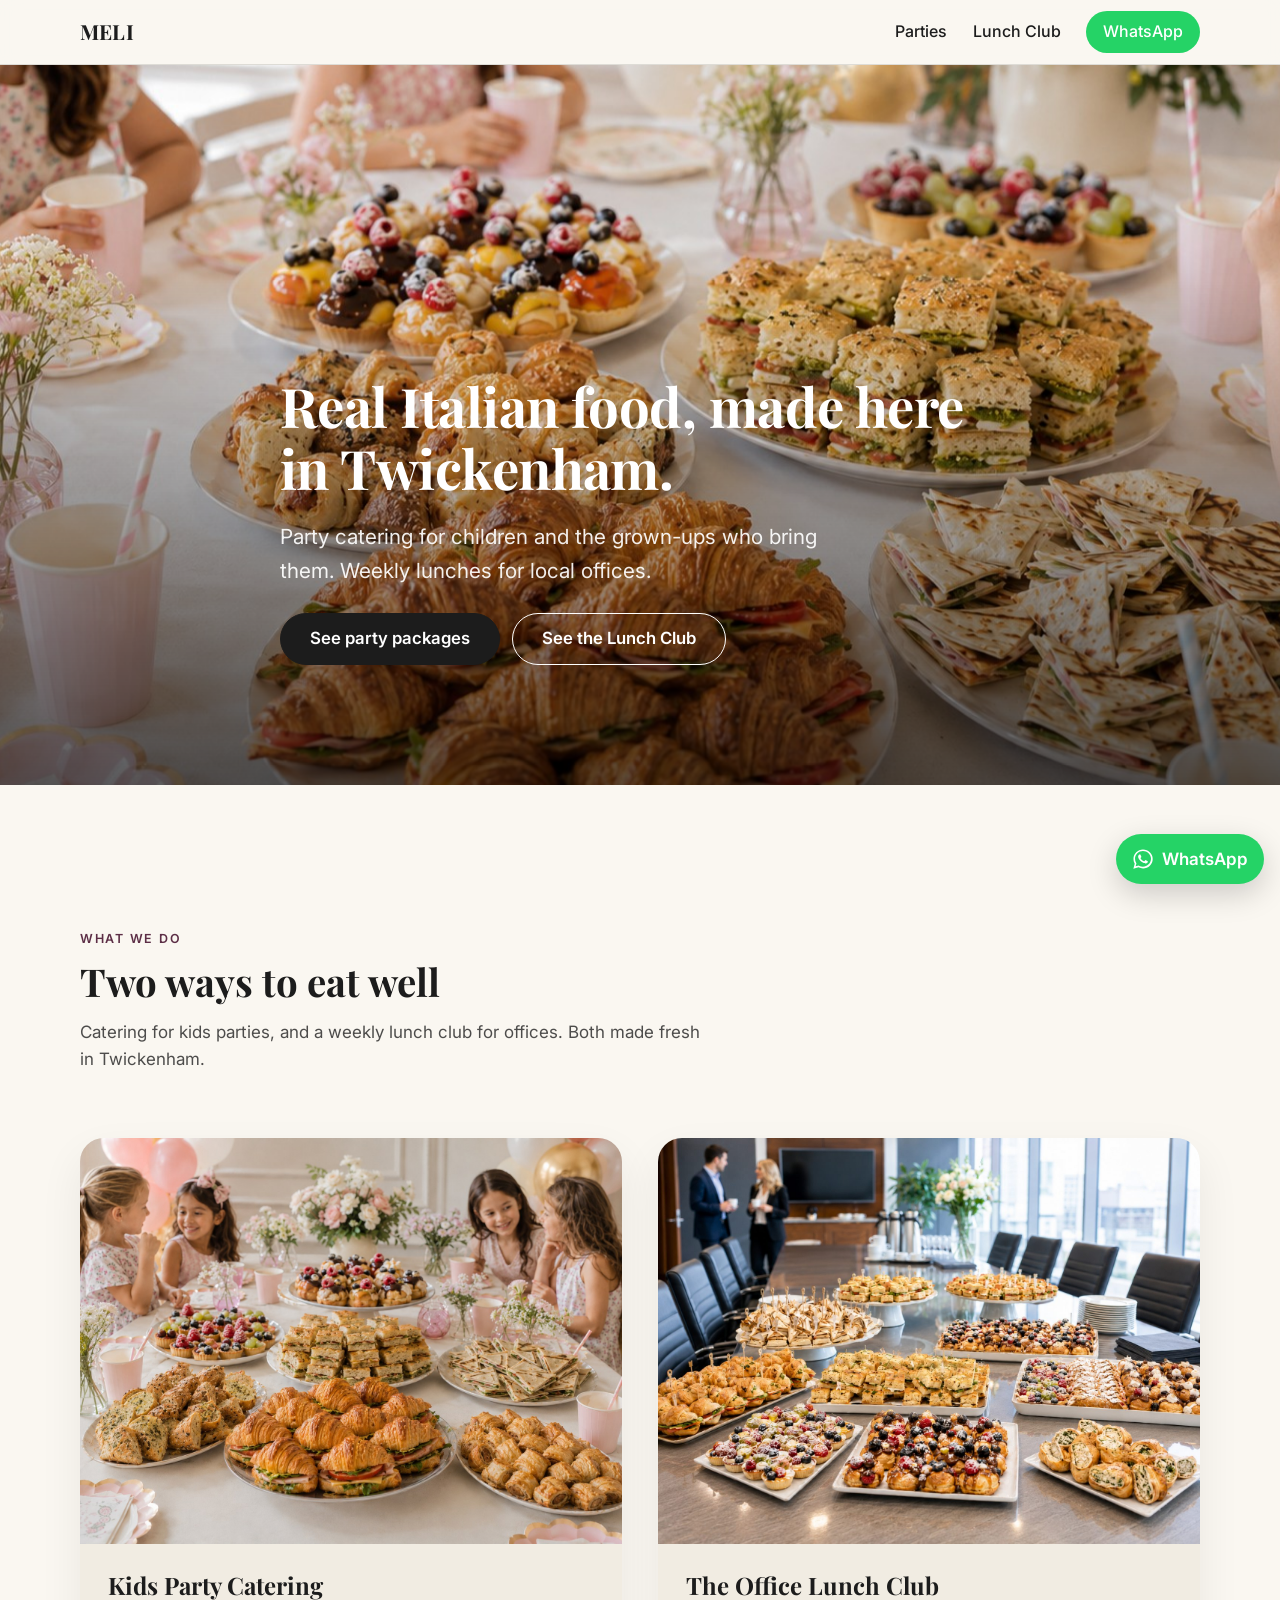
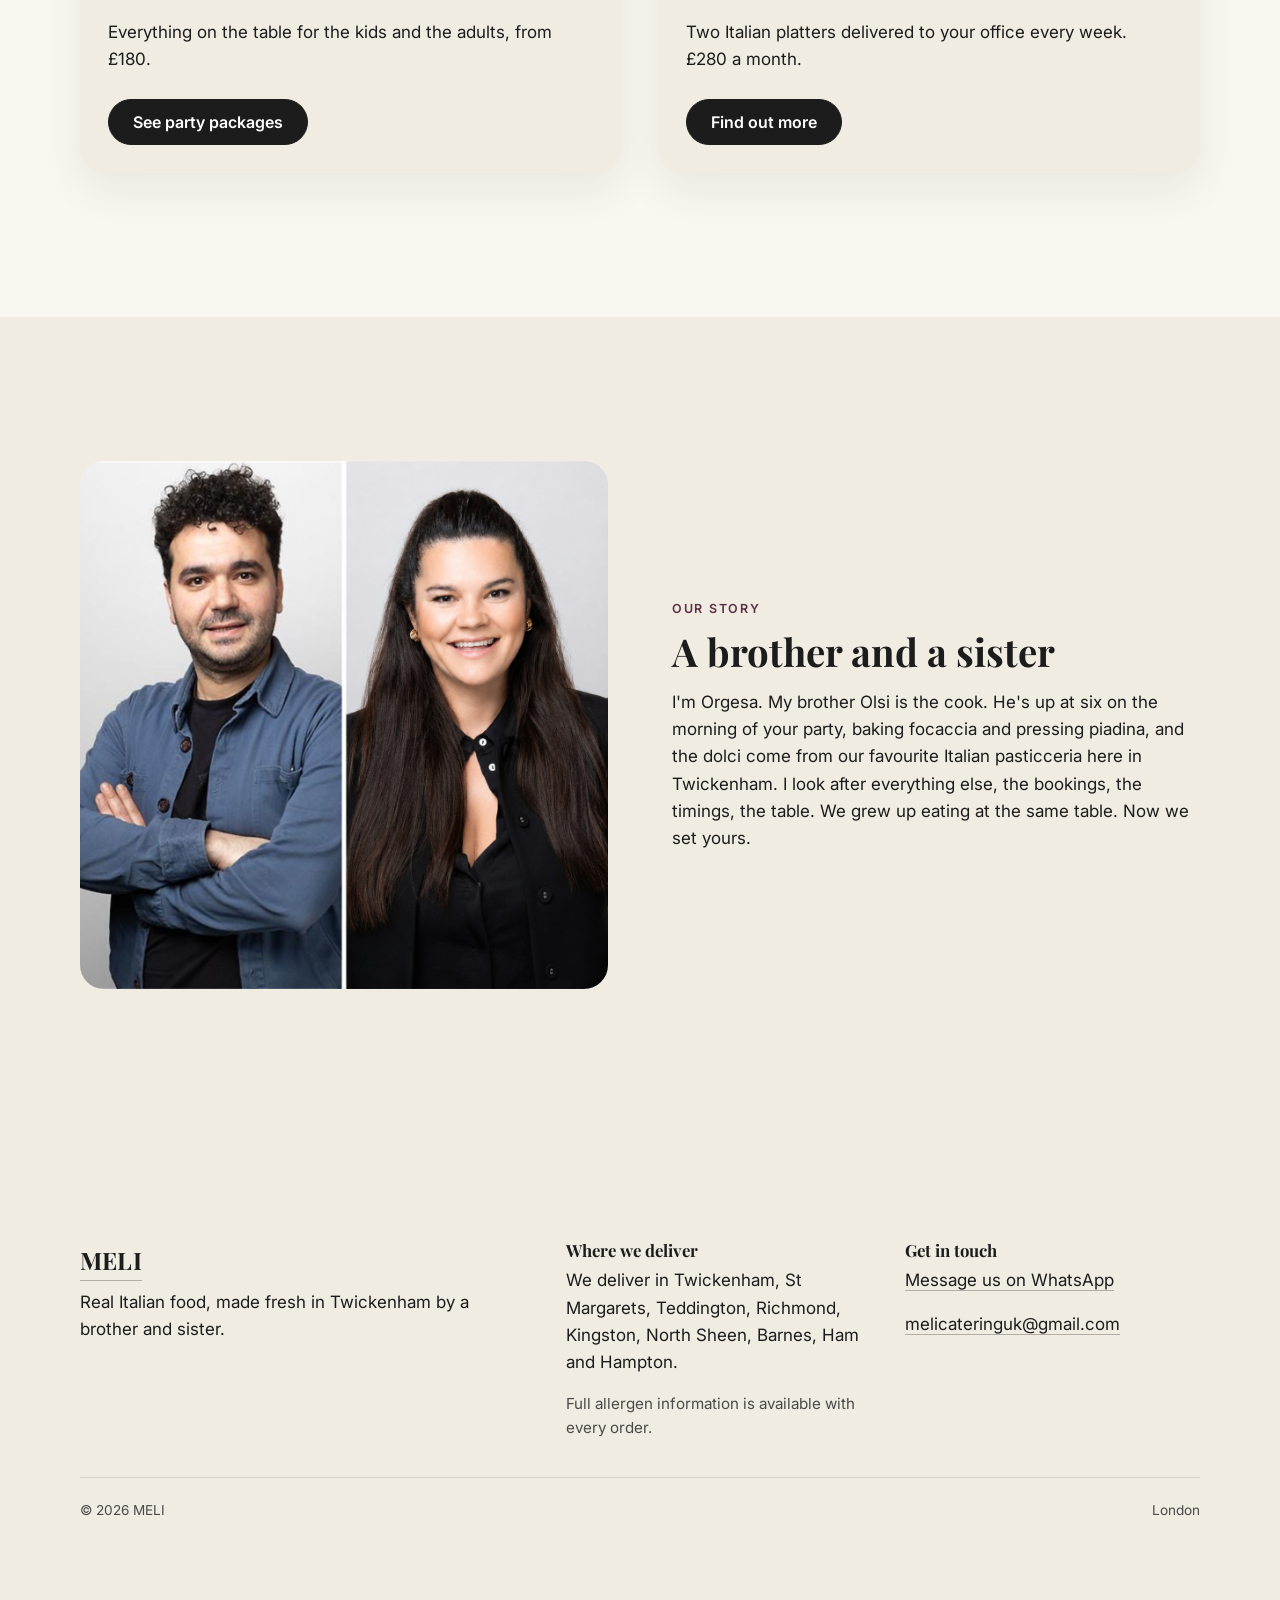
<file: index.html>
<!doctype html>
<html lang="en-GB">
<head>
  <meta charset="utf-8">
  <meta name="viewport" content="width=device-width, initial-scale=1">
  <title>MELI | Italian Catering</title>
  <meta name="description" content="Kids party catering in Twickenham and office lunch delivery in Richmond. Real Italian food made fresh by a brother and sister team.">
  <meta name="theme-color" content="#FAF7F1">
  <meta property="og:type" content="website">
  <meta property="og:locale" content="en_GB">
  <meta property="og:title" content="MELI | Italian Catering in Twickenham">
  <meta property="og:description" content="Kids party catering in Twickenham and office lunch delivery in Richmond. Real Italian food, made fresh.">
  <meta property="og:image" content="images/hero.jpg">
  <meta name="twitter:card" content="summary_large_image">
  <link rel="icon" href="data:image/svg+xml,%3Csvg%20xmlns='http://www.w3.org/2000/svg'%20viewBox='0%200%2032%2032'%3E%3Crect%20width='32'%20height='32'%20rx='7'%20fill='%231C1C1C'/%3E%3Ccircle%20cx='16'%20cy='16'%20r='7'%20fill='%235C2E46'/%3E%3C/svg%3E">
  <link rel="preconnect" href="https://fonts.googleapis.com">
  <link rel="preconnect" href="https://fonts.gstatic.com" crossorigin>
  <link href="https://fonts.googleapis.com/css2?family=Inter:wght@400;500;600&family=Playfair+Display:wght@600;700&display=swap" rel="stylesheet">
  <link rel="stylesheet" href="styles.css">
  <script src="script.js" defer></script>
  <script>(function(){try{var r=window.matchMedia&&window.matchMedia('(prefers-reduced-motion: reduce)').matches;if(r||!('IntersectionObserver' in window))return;var d=document.documentElement;d.classList.add('js-anim');window.setTimeout(function(){if(!window.__meliReveal)d.classList.remove('js-anim');},4000);}catch(e){}})();</script>
</head>
<body>
  <a class="skip-link" href="#main">Skip to content</a>

  <header class="site-header">
    <div class="container site-header__inner">
      <a class="brand" href="index.html">MELI</a>
      <button class="nav-toggle" type="button" aria-label="Open menu" aria-expanded="false" aria-controls="site-nav">
        <span class="nav-toggle__bar"></span>
        <span class="nav-toggle__bar"></span>
        <span class="nav-toggle__bar"></span>
      </button>
      <nav class="site-nav" id="site-nav" aria-label="Primary">
        <a href="parties.html">Parties</a>
        <a href="lunch-club.html">Lunch Club</a>
        <a class="site-nav__wa" href="https://wa.me/447414962803?text=Hi%20MELI%2C%20I%20have%20a%20question" target="_blank" rel="noopener">WhatsApp</a>
      </nav>
    </div>
  </header>

  <main id="main">
    <section class="hero">
      <img class="hero__img" src="images/full-party.jpg" alt="Italian food laid out on a table" fetchpriority="high" width="1600" height="1000">
      <div class="hero__content container">
        <h1>Real Italian food, made here in Twickenham.</h1>
        <p>Party catering for children and the grown-ups who bring them. Weekly lunches for local offices.</p>
        <div class="hero__actions">
          <a class="btn btn--lg" href="parties.html">See party packages</a>
          <a class="btn btn--ghost btn--lg" href="lunch-club.html">See the Lunch Club</a>
        </div>
      </div>
    </section>

    <section class="section" aria-labelledby="whatwedo">
      <div class="container">
        <div class="section__head">
          <p class="eyebrow">What we do</p>
          <h2 id="whatwedo">Two ways to eat well</h2>
          <p>Catering for kids parties, and a weekly lunch club for offices. Both made fresh in Twickenham.</p>
        </div>
        <div class="feature-grid">
          <article class="feature-card">
            <div class="media"><img src="images/hero.jpg" alt="A full party spread of Italian food for kids and adults" loading="lazy"></div>
            <div class="feature-card__body">
              <h3>Kids Party Catering</h3>
              <p>Everything on the table for the kids and the adults, from £180.</p>
              <a class="btn" href="parties.html">See party packages</a>
            </div>
          </article>
          <article class="feature-card">
            <div class="media"><img src="images/office-2.jpg" alt="Italian platters delivered to an office" loading="lazy"></div>
            <div class="feature-card__body">
              <h3>The Office Lunch Club</h3>
              <p>Two Italian platters delivered to your office every week. £280 a month.</p>
              <a class="btn" href="lunch-club.html">Find out more</a>
            </div>
          </article>
        </div>
      </div>
    </section>

    <section class="section section--sand" aria-labelledby="story">
      <div class="container">
        <div class="founder">
          <div class="media founder__media"><img src="images/founders.jpg" alt="The brother and sister who run the business" loading="lazy"></div>
          <div class="founder__text">
            <p class="eyebrow">Our story</p>
            <h2 id="story">A brother and a sister</h2>
            <p>I'm Orgesa. My brother Olsi is the cook. He's up at six on the morning of your party, baking focaccia and pressing piadina, and the dolci come from our favourite Italian pasticceria here in Twickenham. I look after everything else, the bookings, the timings, the table. We grew up eating at the same table. Now we set yours.</p>
          </div>
        </div>
      </div>
    </section>
  </main>

  <footer class="site-footer">
    <div class="container">
      <div class="footer-grid">
        <div>
          <a class="brand" href="index.html">MELI</a>
          <p>Real Italian food, made fresh in Twickenham by a brother and sister.</p>
        </div>
        <div>
          <h3>Where we deliver</h3>
          <p>We deliver in Twickenham, St Margarets, Teddington, Richmond, Kingston, North Sheen, Barnes, Ham and Hampton.</p>
          <p class="note">Full allergen information is available with every order.</p>
        </div>
        <div>
          <h3>Get in touch</h3>
          <p><a href="https://wa.me/447414962803?text=Hi%20MELI%2C%20I%20have%20a%20question" target="_blank" rel="noopener">Message us on WhatsApp</a></p>
          <p><a href="mailto:melicateringuk@gmail.com">melicateringuk@gmail.com</a></p>
        </div>
      </div>
      <div class="footer-bottom">
        <span>&copy; <span id="year">2026</span> MELI</span>
        <span>London</span>
      </div>
    </div>
  </footer>

  <a class="wa-float" href="https://wa.me/447414962803?text=Hi%20MELI%2C%20I%20have%20a%20question" target="_blank" rel="noopener" aria-label="Chat with us on WhatsApp">
    <svg viewBox="0 0 448 512" aria-hidden="true" focusable="false"><path fill="currentColor" d="M380.9 97.1C339 55.1 283.2 32 223.9 32c-122.4 0-222 99.6-222 222 0 39.1 10.2 77.3 29.6 111L0 480l119.7-31.4c32.4 17.7 68.9 27 106.1 27h.1c122.3 0 224.1-99.6 224.1-222 0-59.3-25.2-115-67.1-156.5zM223.9 438.6c-33.2 0-65.7-8.9-94-25.7l-6.7-4-71 18.6 19-69.3-4.4-7.2c-18.5-29.4-28.2-63.3-28.2-98.2 0-101.7 82.8-184.5 184.6-184.5 49.3 0 95.6 19.2 130.4 54.1 34.8 34.9 56.2 81.2 56.1 130.5 0 101.8-84.9 184.6-186.6 184.6zm101.2-138.2c-5.5-2.8-32.8-16.2-37.9-18-5.1-1.9-8.8-2.8-12.5 2.8-3.7 5.6-14.3 18-17.6 21.8-3.2 3.7-6.5 4.2-12 1.4-32.6-16.3-54-29.1-75.5-66-5.7-9.8 5.7-9.1 16.3-30.3 1.8-3.7.9-6.9-.5-9.7-1.4-2.8-12.5-30.1-17.1-41.2-4.5-10.8-9.1-9.3-12.5-9.5-3.2-.2-6.9-.2-10.6-.2-3.7 0-9.7 1.4-14.8 6.9-5.1 5.6-19.4 19-19.4 46.3 0 27.3 19.9 53.7 22.6 57.4 2.8 3.7 39.1 59.7 94.8 83.8 35.2 15.2 49 16.5 66.6 13.9 10.7-1.6 32.8-13.4 37.4-26.4 4.6-13 4.6-24.1 3.2-26.4-1.3-2.5-5-3.9-10.5-6.6z"/></svg>
    <span class="wa-float__label">WhatsApp</span>
  </a>
</body>
</html>
</file>
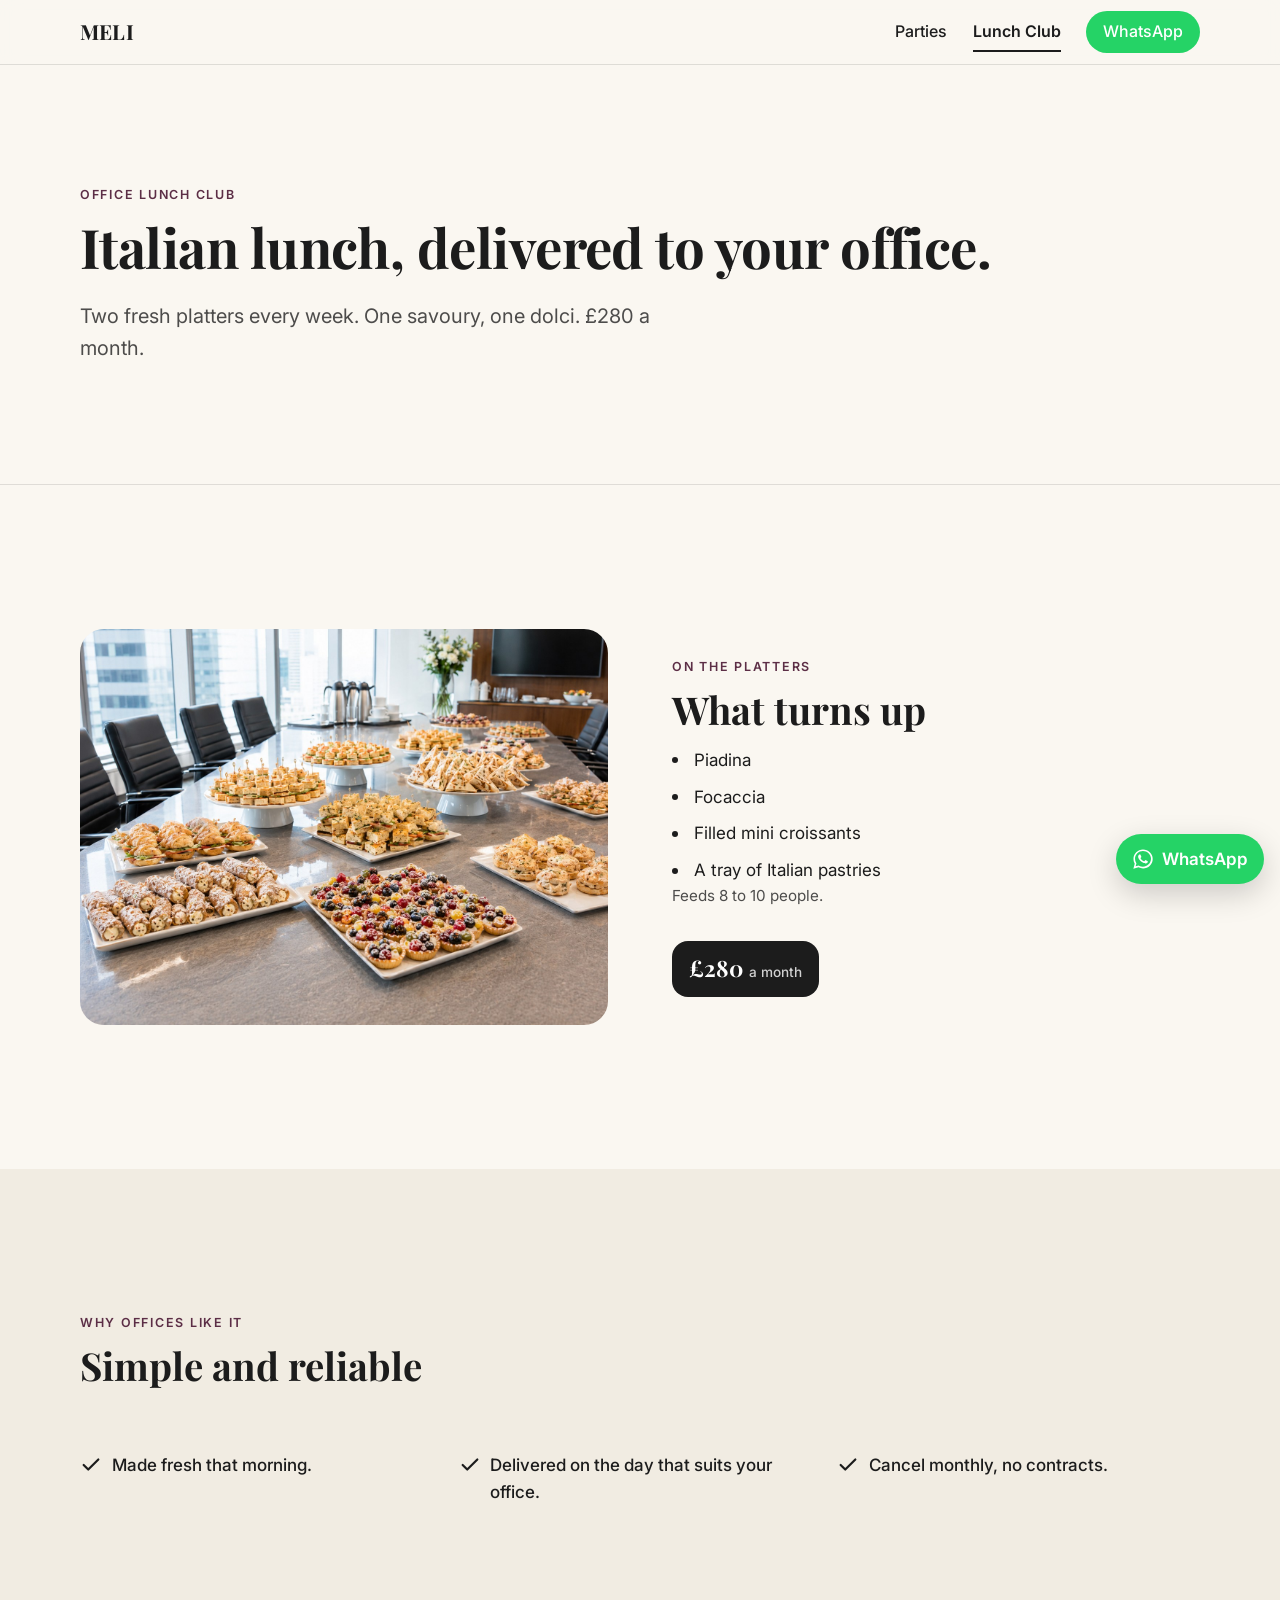
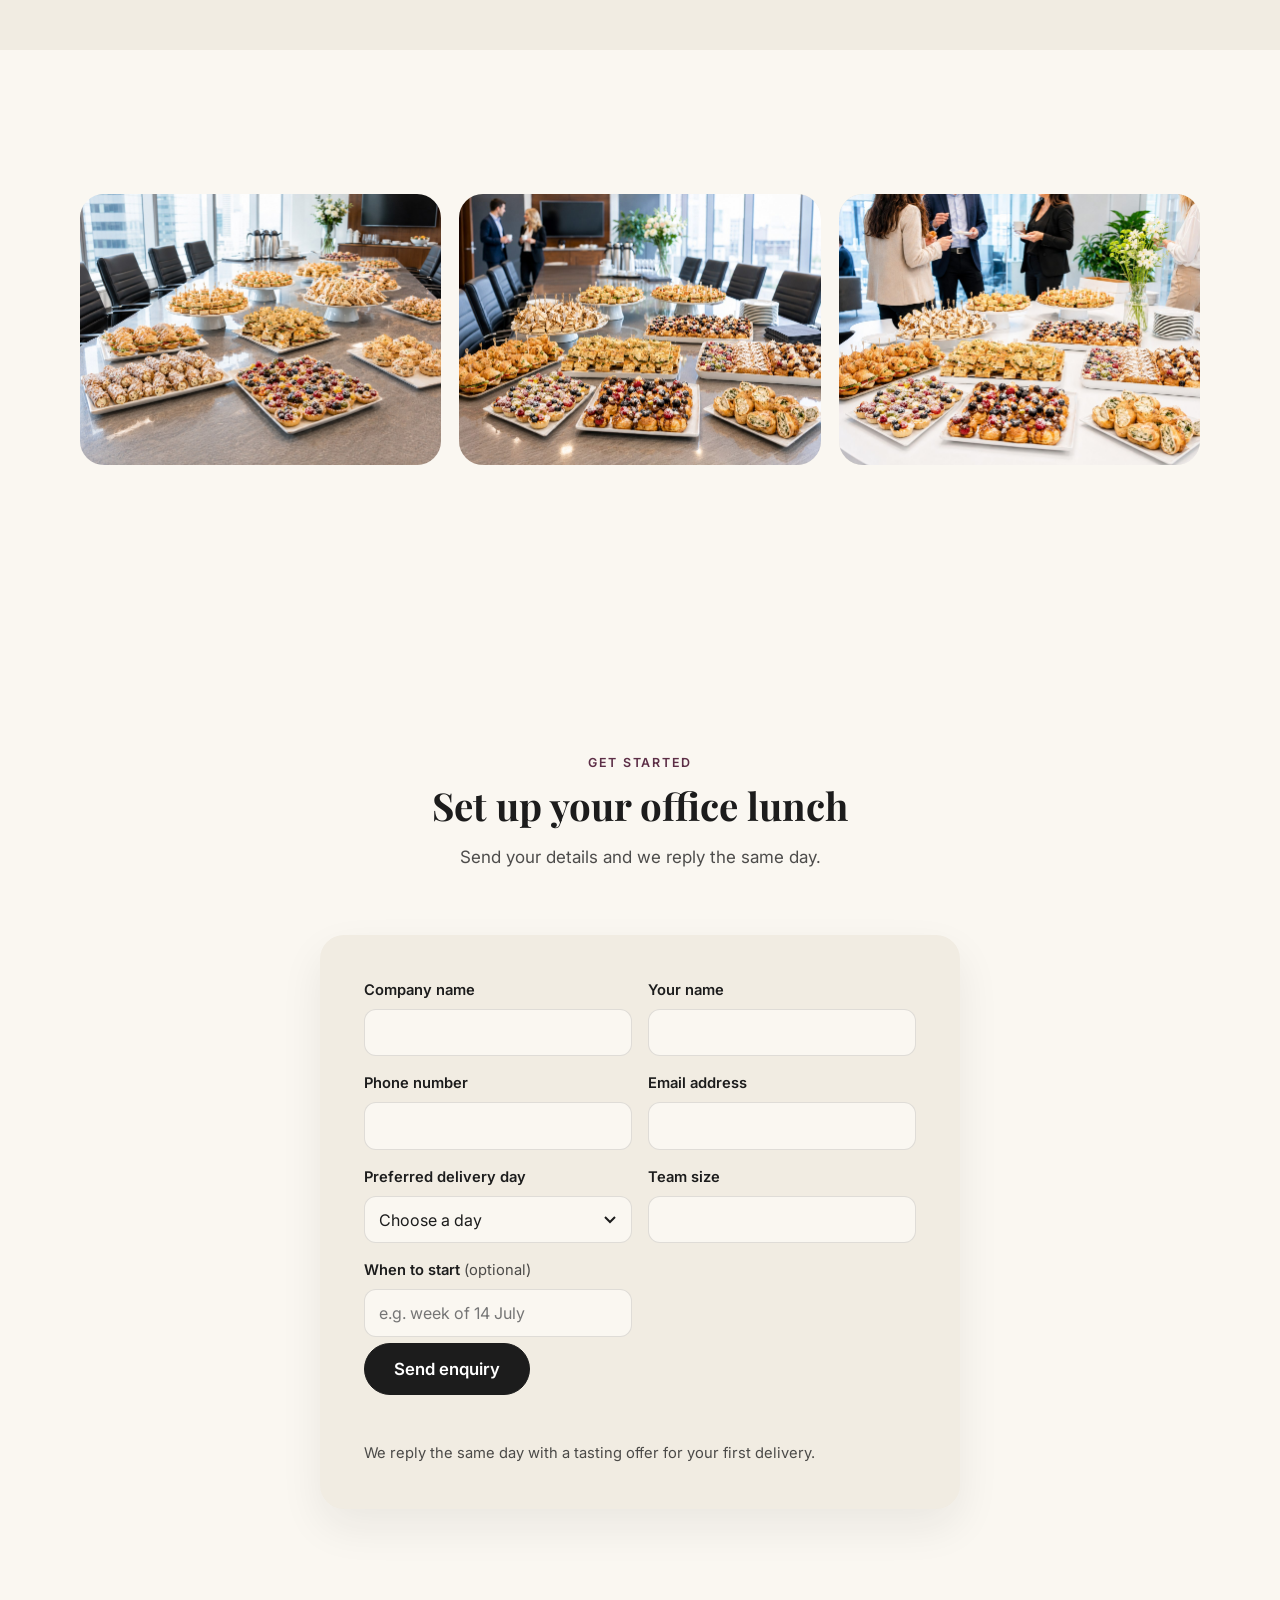
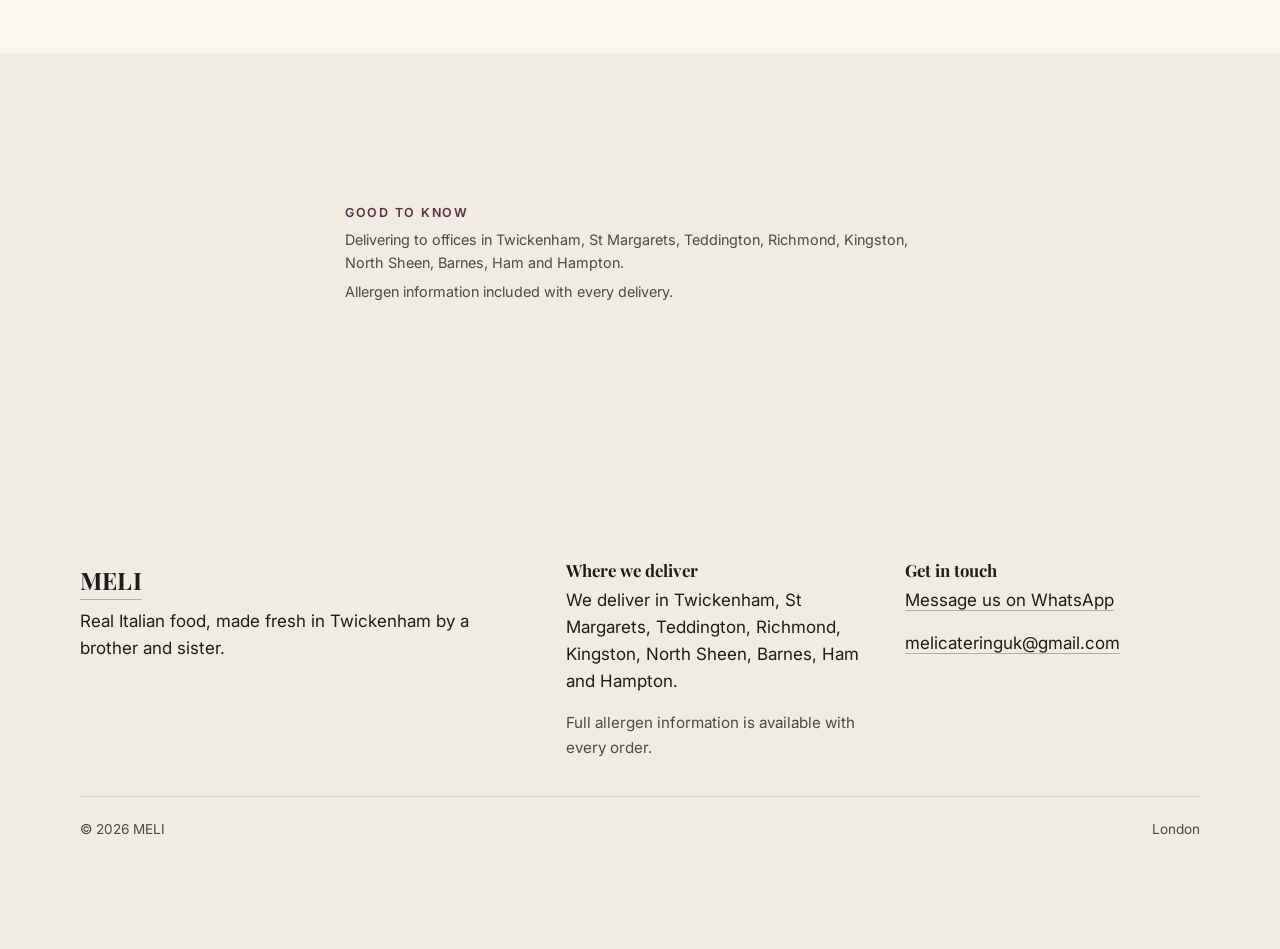
<file: lunch-club.html>
<!doctype html>
<html lang="en-GB">
<head>
  <meta charset="utf-8">
  <meta name="viewport" content="width=device-width, initial-scale=1">
  <title>MELI | Office Lunch Club</title>
  <meta name="description" content="Office lunch delivery in Richmond and Twickenham. Two fresh Italian platters delivered to your office every week for £280 a month. Cancel monthly, no contracts.">
  <meta name="theme-color" content="#FAF7F1">
  <meta property="og:type" content="website">
  <meta property="og:locale" content="en_GB">
  <meta property="og:title" content="Office Lunch Delivery Richmond | MELI">
  <meta property="og:description" content="Two fresh Italian platters delivered to your office every week. £280 a month. Cancel monthly, no contracts.">
  <meta property="og:image" content="images/office-1.jpg">
  <meta name="twitter:card" content="summary_large_image">
  <link rel="icon" href="data:image/svg+xml,%3Csvg%20xmlns='http://www.w3.org/2000/svg'%20viewBox='0%200%2032%2032'%3E%3Crect%20width='32'%20height='32'%20rx='7'%20fill='%231C1C1C'/%3E%3Ccircle%20cx='16'%20cy='16'%20r='7'%20fill='%235C2E46'/%3E%3C/svg%3E">
  <link rel="preconnect" href="https://fonts.googleapis.com">
  <link rel="preconnect" href="https://fonts.gstatic.com" crossorigin>
  <link href="https://fonts.googleapis.com/css2?family=Inter:wght@400;500;600&family=Playfair+Display:wght@600;700&display=swap" rel="stylesheet">
  <link rel="stylesheet" href="styles.css">
  <script src="script.js" defer></script>
  <script>(function(){try{var r=window.matchMedia&&window.matchMedia('(prefers-reduced-motion: reduce)').matches;if(r||!('IntersectionObserver' in window))return;var d=document.documentElement;d.classList.add('js-anim');window.setTimeout(function(){if(!window.__meliReveal)d.classList.remove('js-anim');},4000);}catch(e){}})();</script>
</head>
<body>
  <a class="skip-link" href="#main">Skip to content</a>

  <header class="site-header">
    <div class="container site-header__inner">
      <a class="brand" href="index.html">MELI</a>
      <button class="nav-toggle" type="button" aria-label="Open menu" aria-expanded="false" aria-controls="site-nav">
        <span class="nav-toggle__bar"></span>
        <span class="nav-toggle__bar"></span>
        <span class="nav-toggle__bar"></span>
      </button>
      <nav class="site-nav" id="site-nav" aria-label="Primary">
        <a href="parties.html">Parties</a>
        <a href="lunch-club.html" class="is-active" aria-current="page">Lunch Club</a>
        <a class="site-nav__wa" href="https://wa.me/447414962803?text=Hi%20MELI%2C%20I%20have%20a%20question" target="_blank" rel="noopener">WhatsApp</a>
      </nav>
    </div>
  </header>

  <main id="main">
    <section class="page-intro">
      <div class="container">
        <p class="eyebrow">Office Lunch Club</p>
        <h1>Italian lunch, delivered to your office.</h1>
        <p class="lead">Two fresh platters every week. One savoury, one dolci. £280 a month.</p>
      </div>
    </section>

    <section class="section" aria-labelledby="platters">
      <div class="container">
        <div class="split">
          <div class="media split__media"><img src="images/office-1.jpg" alt="Italian lunch platters set out in an office boardroom" loading="lazy"></div>
          <div class="split__text">
            <p class="eyebrow">On the platters</p>
            <h2 id="platters">What turns up</h2>
            <ul class="list">
              <li>Piadina</li>
              <li>Focaccia</li>
              <li>Filled mini croissants</li>
              <li>A tray of Italian pastries</li>
            </ul>
            <p class="note">Feeds 8 to 10 people.</p>
            <p class="price-tag">£280 <span>a month</span></p>
          </div>
        </div>
      </div>
    </section>

    <section class="section section--sand" aria-labelledby="why">
      <div class="container">
        <div class="section__head">
          <p class="eyebrow">Why offices like it</p>
          <h2 id="why">Simple and reliable</h2>
        </div>
        <div class="benefits">
          <div class="benefit">
            <svg viewBox="0 0 24 24" aria-hidden="true" focusable="false"><path fill="none" stroke="currentColor" stroke-width="2.4" stroke-linecap="round" stroke-linejoin="round" d="M20 6 9 17l-5-5"/></svg>
            <span>Made fresh that morning.</span>
          </div>
          <div class="benefit">
            <svg viewBox="0 0 24 24" aria-hidden="true" focusable="false"><path fill="none" stroke="currentColor" stroke-width="2.4" stroke-linecap="round" stroke-linejoin="round" d="M20 6 9 17l-5-5"/></svg>
            <span>Delivered on the day that suits your office.</span>
          </div>
          <div class="benefit">
            <svg viewBox="0 0 24 24" aria-hidden="true" focusable="false"><path fill="none" stroke="currentColor" stroke-width="2.4" stroke-linecap="round" stroke-linejoin="round" d="M20 6 9 17l-5-5"/></svg>
            <span>Cancel monthly, no contracts.</span>
          </div>
        </div>
      </div>
    </section>

    <section class="section">
      <div class="container">
        <div class="gallery">
          <div class="media gallery__item"><img src="images/office-1.jpg" alt="Italian lunch platters in an office boardroom" loading="lazy"></div>
          <div class="media gallery__item"><img src="images/office-2.jpg" alt="An office team with Italian lunch platters" loading="lazy"></div>
          <div class="media gallery__item"><img src="images/office-3.jpg" alt="A spread of Italian office lunch platters" loading="lazy"></div>
        </div>
      </div>
    </section>

    <section class="section" id="signup" aria-labelledby="signup-title">
      <div class="container">
        <div class="section__head">
          <p class="eyebrow">Get started</p>
          <h2 id="signup-title">Set up your office lunch</h2>
          <p>Send your details and we reply the same day.</p>
        </div>
        <form class="form wa-form" data-message-title="New Lunch Club enquiry" novalidate>
          <div class="form__grid form__grid--2">
            <div class="field">
              <label for="l-company">Company name</label>
              <input id="l-company" name="company" data-label="Company" type="text" autocomplete="organization" required>
            </div>
            <div class="field">
              <label for="l-name">Your name</label>
              <input id="l-name" name="name" data-label="Name" type="text" autocomplete="name" required>
            </div>
            <div class="field">
              <label for="l-phone">Phone number</label>
              <input id="l-phone" name="phone" data-label="Phone" type="tel" autocomplete="tel" required>
            </div>
            <div class="field">
              <label for="l-email">Email address</label>
              <input id="l-email" name="email" data-label="Email" type="email" autocomplete="email" required>
            </div>
            <div class="field">
              <label for="l-day">Preferred delivery day</label>
              <select id="l-day" name="day" data-label="Delivery day" required>
                <option value="" disabled selected>Choose a day</option>
                <option>Monday</option>
                <option>Tuesday</option>
                <option>Wednesday</option>
                <option>Thursday</option>
                <option>Friday</option>
              </select>
            </div>
            <div class="field">
              <label for="l-team">Team size</label>
              <input id="l-team" name="team" data-label="Team size" type="number" min="1" inputmode="numeric" required>
            </div>
            <div class="field">
              <label for="l-start">When to start <span class="opt">(optional)</span></label>
              <input id="l-start" name="start" data-label="Preferred start" type="text" placeholder="e.g. week of 14 July">
            </div>
          </div>
          <button class="btn btn--lg" type="submit">Send enquiry</button>
          <p class="form__status" role="status" aria-live="polite"></p>
          <noscript><p class="form__note">JavaScript is needed to send this form. You can message us on WhatsApp instead.</p></noscript>
          <p class="form__note">We reply the same day with a tasting offer for your first delivery.</p>
        </form>
      </div>
    </section>

    <section class="section section--sand">
      <div class="container small-print">
        <p class="eyebrow">Good to know</p>
        <p>Delivering to offices in Twickenham, St Margarets, Teddington, Richmond, Kingston, North Sheen, Barnes, Ham and Hampton.</p>
        <p>Allergen information included with every delivery.</p>
      </div>
    </section>
  </main>

  <footer class="site-footer">
    <div class="container">
      <div class="footer-grid">
        <div>
          <a class="brand" href="index.html">MELI</a>
          <p>Real Italian food, made fresh in Twickenham by a brother and sister.</p>
        </div>
        <div>
          <h3>Where we deliver</h3>
          <p>We deliver in Twickenham, St Margarets, Teddington, Richmond, Kingston, North Sheen, Barnes, Ham and Hampton.</p>
          <p class="note">Full allergen information is available with every order.</p>
        </div>
        <div>
          <h3>Get in touch</h3>
          <p><a href="https://wa.me/447414962803?text=Hi%20MELI%2C%20I%20have%20a%20question" target="_blank" rel="noopener">Message us on WhatsApp</a></p>
          <p><a href="mailto:melicateringuk@gmail.com">melicateringuk@gmail.com</a></p>
        </div>
      </div>
      <div class="footer-bottom">
        <span>&copy; <span id="year">2026</span> MELI</span>
        <span>London</span>
      </div>
    </div>
  </footer>

  <a class="wa-float" href="https://wa.me/447414962803?text=Hi%20MELI%2C%20I%20have%20a%20question" target="_blank" rel="noopener" aria-label="Chat with us on WhatsApp">
    <svg viewBox="0 0 448 512" aria-hidden="true" focusable="false"><path fill="currentColor" d="M380.9 97.1C339 55.1 283.2 32 223.9 32c-122.4 0-222 99.6-222 222 0 39.1 10.2 77.3 29.6 111L0 480l119.7-31.4c32.4 17.7 68.9 27 106.1 27h.1c122.3 0 224.1-99.6 224.1-222 0-59.3-25.2-115-67.1-156.5zM223.9 438.6c-33.2 0-65.7-8.9-94-25.7l-6.7-4-71 18.6 19-69.3-4.4-7.2c-18.5-29.4-28.2-63.3-28.2-98.2 0-101.7 82.8-184.5 184.6-184.5 49.3 0 95.6 19.2 130.4 54.1 34.8 34.9 56.2 81.2 56.1 130.5 0 101.8-84.9 184.6-186.6 184.6zm101.2-138.2c-5.5-2.8-32.8-16.2-37.9-18-5.1-1.9-8.8-2.8-12.5 2.8-3.7 5.6-14.3 18-17.6 21.8-3.2 3.7-6.5 4.2-12 1.4-32.6-16.3-54-29.1-75.5-66-5.7-9.8 5.7-9.1 16.3-30.3 1.8-3.7.9-6.9-.5-9.7-1.4-2.8-12.5-30.1-17.1-41.2-4.5-10.8-9.1-9.3-12.5-9.5-3.2-.2-6.9-.2-10.6-.2-3.7 0-9.7 1.4-14.8 6.9-5.1 5.6-19.4 19-19.4 46.3 0 27.3 19.9 53.7 22.6 57.4 2.8 3.7 39.1 59.7 94.8 83.8 35.2 15.2 49 16.5 66.6 13.9 10.7-1.6 32.8-13.4 37.4-26.4 4.6-13 4.6-24.1 3.2-26.4-1.3-2.5-5-3.9-10.5-6.6z"/></svg>
    <span class="wa-float__label">WhatsApp</span>
  </a>
</body>
</html>
</file>
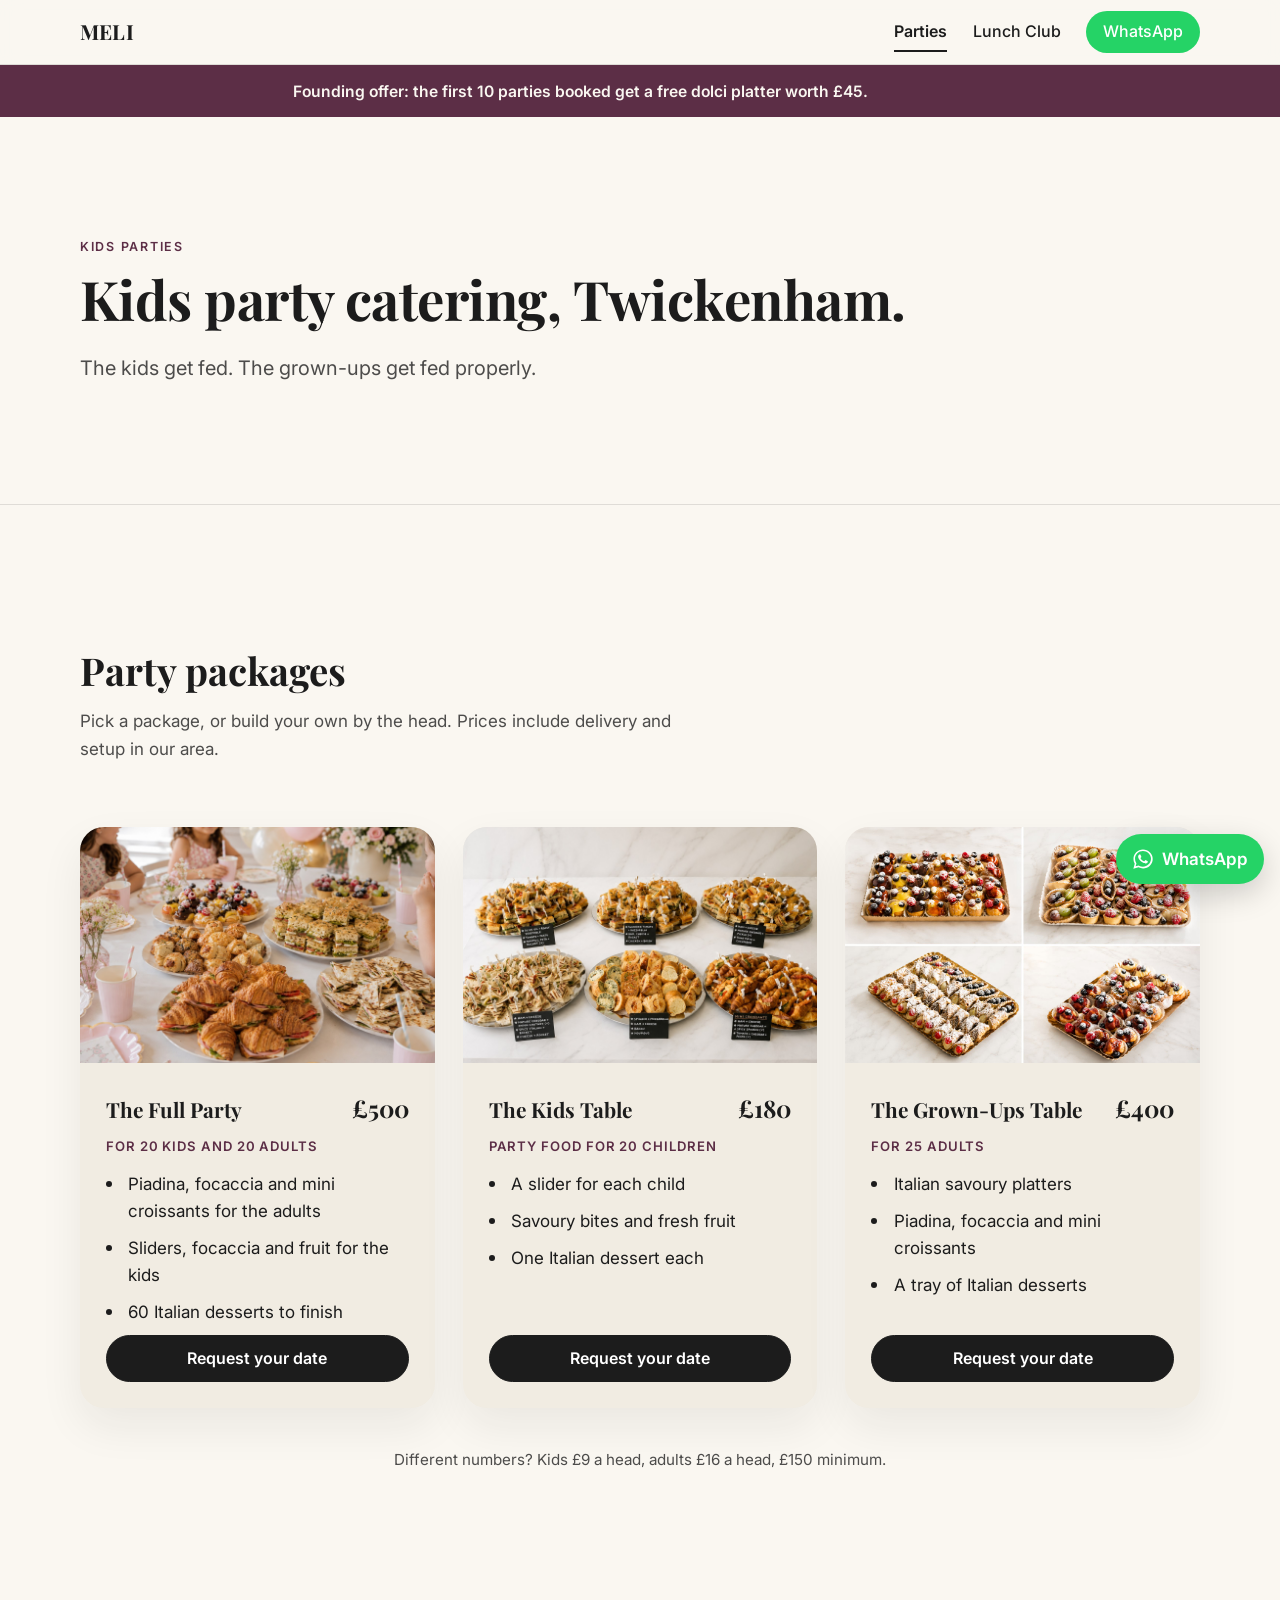
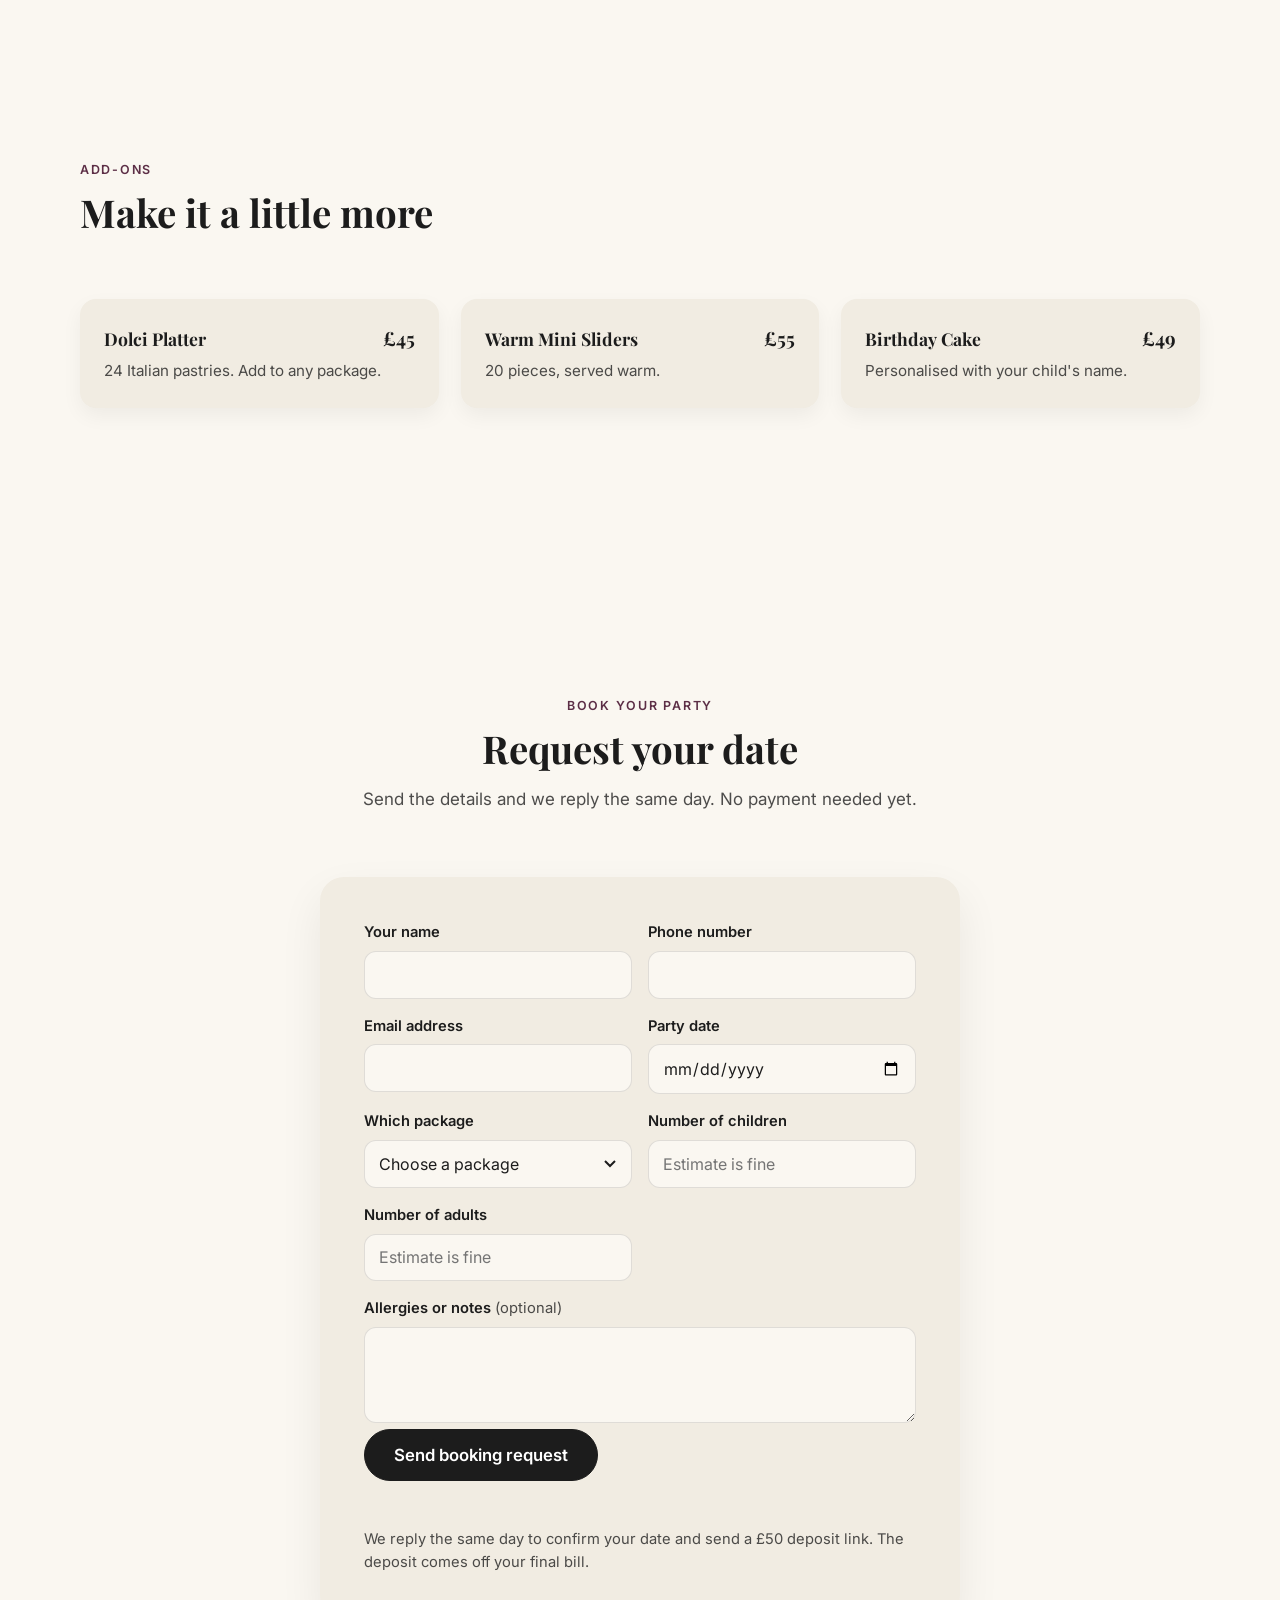
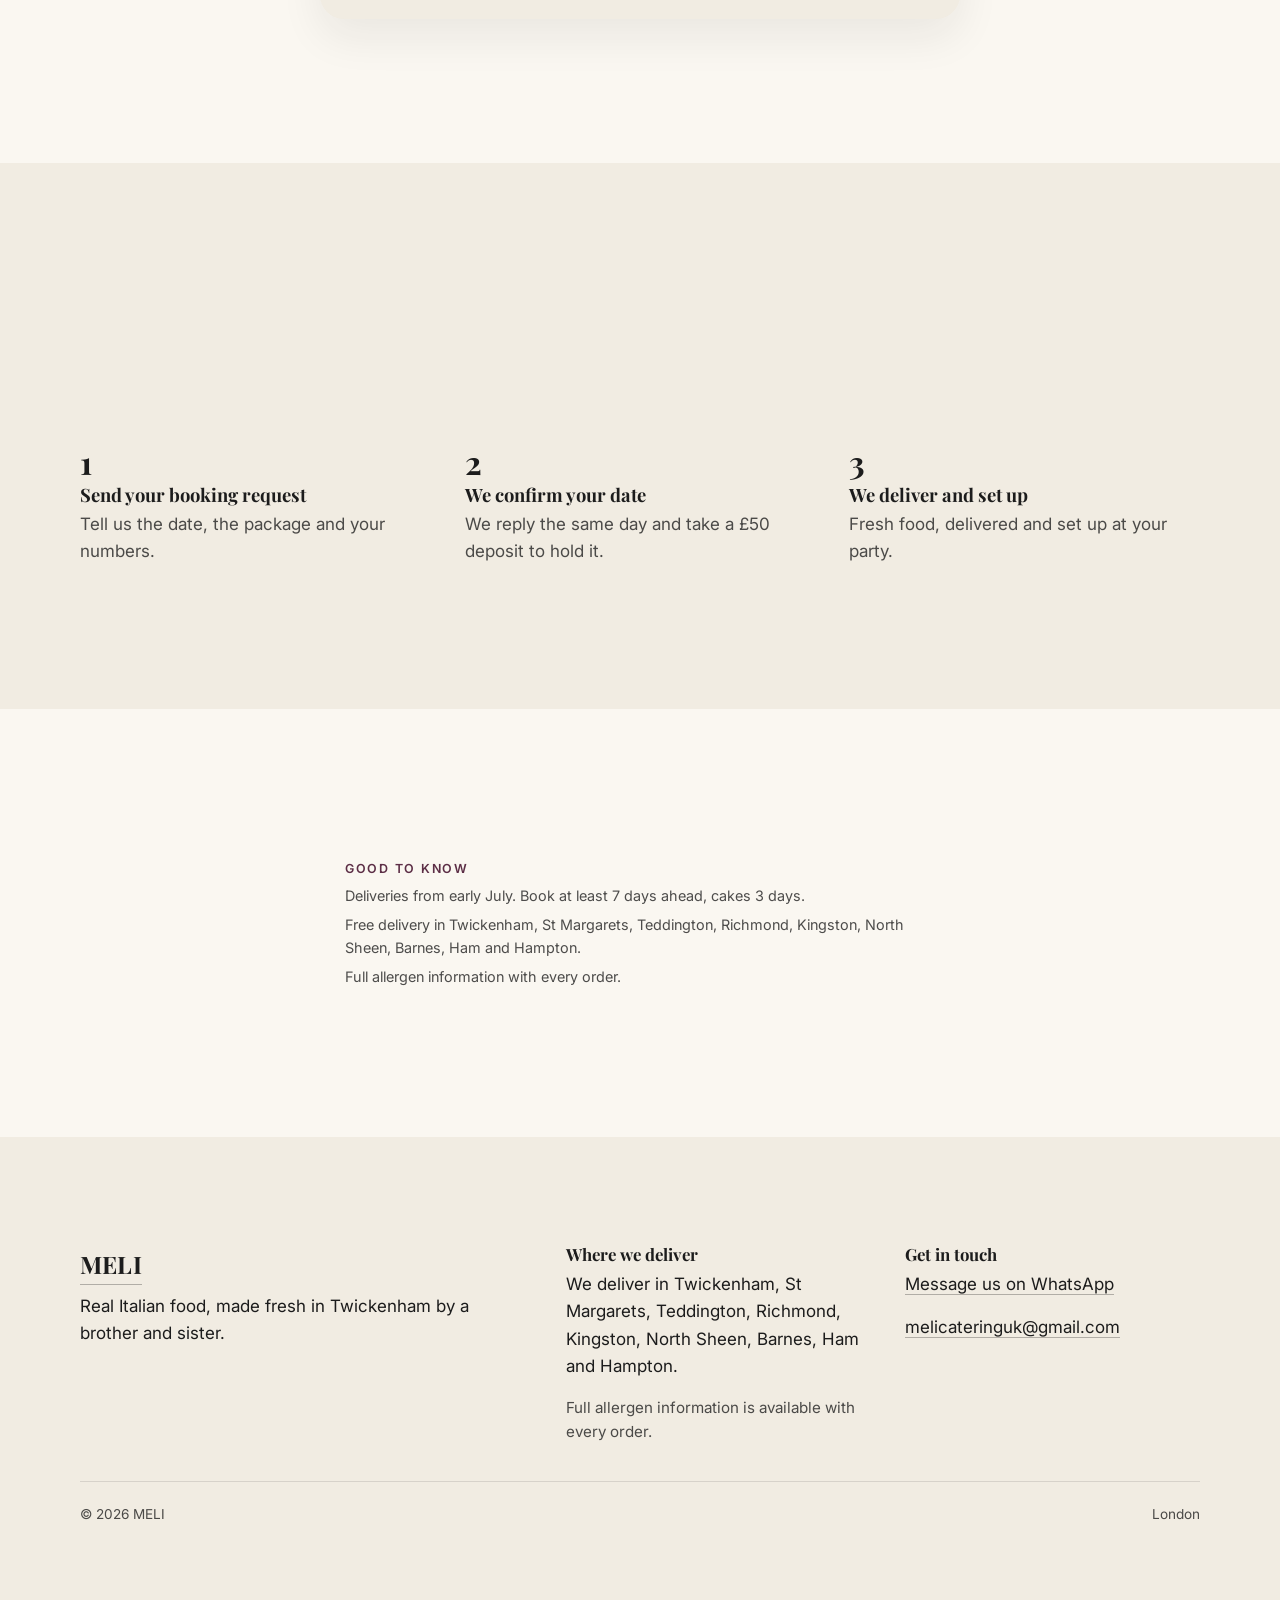
<file: parties.html>
<!doctype html>
<html lang="en-GB">
<head>
  <meta charset="utf-8">
  <meta name="viewport" content="width=device-width, initial-scale=1">
  <title>MELI | Party Catering</title>
  <meta name="description" content="Kids party catering in Twickenham from £180. Italian food for children and adults, made fresh on the morning of your party. Free delivery in Twickenham, St Margarets, Teddington and Richmond.">
  <meta name="theme-color" content="#FAF7F1">
  <meta property="og:type" content="website">
  <meta property="og:locale" content="en_GB">
  <meta property="og:title" content="Kids Party Catering Twickenham | MELI">
  <meta property="og:description" content="Italian kids party catering in Twickenham from £180. Food for the children and the adults, made fresh.">
  <meta property="og:image" content="images/full-party.jpg">
  <meta name="twitter:card" content="summary_large_image">
  <link rel="icon" href="data:image/svg+xml,%3Csvg%20xmlns='http://www.w3.org/2000/svg'%20viewBox='0%200%2032%2032'%3E%3Crect%20width='32'%20height='32'%20rx='7'%20fill='%231C1C1C'/%3E%3Ccircle%20cx='16'%20cy='16'%20r='7'%20fill='%235C2E46'/%3E%3C/svg%3E">
  <link rel="preconnect" href="https://fonts.googleapis.com">
  <link rel="preconnect" href="https://fonts.gstatic.com" crossorigin>
  <link href="https://fonts.googleapis.com/css2?family=Inter:wght@400;500;600&family=Playfair+Display:wght@600;700&display=swap" rel="stylesheet">
  <link rel="stylesheet" href="styles.css">
  <script src="script.js" defer></script>
  <script>(function(){try{var r=window.matchMedia&&window.matchMedia('(prefers-reduced-motion: reduce)').matches;if(r||!('IntersectionObserver' in window))return;var d=document.documentElement;d.classList.add('js-anim');window.setTimeout(function(){if(!window.__meliReveal)d.classList.remove('js-anim');},4000);}catch(e){}})();</script>
</head>
<body>
  <a class="skip-link" href="#main">Skip to content</a>

  <header class="site-header">
    <div class="container site-header__inner">
      <a class="brand" href="index.html">MELI</a>
      <button class="nav-toggle" type="button" aria-label="Open menu" aria-expanded="false" aria-controls="site-nav">
        <span class="nav-toggle__bar"></span>
        <span class="nav-toggle__bar"></span>
        <span class="nav-toggle__bar"></span>
      </button>
      <nav class="site-nav" id="site-nav" aria-label="Primary">
        <a href="parties.html" class="is-active" aria-current="page">Parties</a>
        <a href="lunch-club.html">Lunch Club</a>
        <a class="site-nav__wa" href="https://wa.me/447414962803?text=Hi%20MELI%2C%20I%20have%20a%20question" target="_blank" rel="noopener">WhatsApp</a>
      </nav>
    </div>
  </header>

  <div class="banner"><p class="container">Founding offer: the first 10 parties booked get a free dolci platter worth £45.</p></div>

  <main id="main">
    <section class="page-intro">
      <div class="container">
        <p class="eyebrow">Kids parties</p>
        <h1>Kids party catering, Twickenham.</h1>
        <p class="lead">The kids get fed. The grown-ups get fed properly.</p>
      </div>
    </section>

    <section class="section" aria-labelledby="packages">
      <div class="container">
        <div class="section__head">
          <h2 id="packages">Party packages</h2>
          <p>Pick a package, or build your own by the head. Prices include delivery and setup in our area.</p>
        </div>
        <div class="packages">
          <article class="package">
            <div class="media"><img src="images/full-party.jpg" alt="The full party spread for kids and adults" loading="lazy"></div>
            <div class="package__body">
              <div class="package__top">
                <h3 class="package__name">The Full Party</h3>
                <p class="price">£500</p>
              </div>
              <p class="package__meta">For 20 kids and 20 adults</p>
              <ul class="list">
                <li>Piadina, focaccia and mini croissants for the adults</li>
                <li>Sliders, focaccia and fruit for the kids</li>
                <li>60 Italian desserts to finish</li>
              </ul>
              <a class="btn btn--block" href="#request" data-package="The Full Party">Request your date</a>
            </div>
          </article>

          <article class="package">
            <div class="media"><img src="images/savoury-table.jpg" alt="Party food for children" loading="lazy"></div>
            <div class="package__body">
              <div class="package__top">
                <h3 class="package__name">The Kids Table</h3>
                <p class="price">£180</p>
              </div>
              <p class="package__meta">Party food for 20 children</p>
              <ul class="list">
                <li>A slider for each child</li>
                <li>Savoury bites and fresh fruit</li>
                <li>One Italian dessert each</li>
              </ul>
              <a class="btn btn--block" href="#request" data-package="The Kids Table">Request your date</a>
            </div>
          </article>

          <article class="package">
            <div class="media"><img src="images/dolci-tray.jpg" alt="Italian platters and desserts for adults" loading="lazy"></div>
            <div class="package__body">
              <div class="package__top">
                <h3 class="package__name">The Grown-Ups Table</h3>
                <p class="price">£400</p>
              </div>
              <p class="package__meta">For 25 adults</p>
              <ul class="list">
                <li>Italian savoury platters</li>
                <li>Piadina, focaccia and mini croissants</li>
                <li>A tray of Italian desserts</li>
              </ul>
              <a class="btn btn--block" href="#request" data-package="The Grown-Ups Table">Request your date</a>
            </div>
          </article>
        </div>
        <p class="note center packages-note">Different numbers? Kids £9 a head, adults £16 a head, £150 minimum.</p>
      </div>
    </section>

    <section class="section" aria-labelledby="addons">
      <div class="container">
        <div class="section__head">
          <p class="eyebrow">Add-ons</p>
          <h2 id="addons">Make it a little more</h2>
        </div>
        <div class="addons">
          <div class="addon">
            <div class="addon__top"><h3>Dolci Platter</h3><span class="price">£45</span></div>
            <p>24 Italian pastries. Add to any package.</p>
          </div>
          <div class="addon">
            <div class="addon__top"><h3>Warm Mini Sliders</h3><span class="price">£55</span></div>
            <p>20 pieces, served warm.</p>
          </div>
          <div class="addon">
            <div class="addon__top"><h3>Birthday Cake</h3><span class="price">£49</span></div>
            <p>Personalised with your child's name.</p>
          </div>
        </div>
      </div>
    </section>

    <section class="section" id="request" aria-labelledby="request-title">
      <div class="container">
        <div class="section__head">
          <p class="eyebrow">Book your party</p>
          <h2 id="request-title">Request your date</h2>
          <p>Send the details and we reply the same day. No payment needed yet.</p>
        </div>
        <form class="form wa-form" data-message-title="New party booking request" novalidate>
          <div class="form__grid form__grid--2">
            <div class="field">
              <label for="p-name">Your name</label>
              <input id="p-name" name="name" data-label="Name" type="text" autocomplete="name" required>
            </div>
            <div class="field">
              <label for="p-phone">Phone number</label>
              <input id="p-phone" name="phone" data-label="Phone" type="tel" autocomplete="tel" required>
            </div>
            <div class="field">
              <label for="p-email">Email address</label>
              <input id="p-email" name="email" data-label="Email" type="email" autocomplete="email" required>
            </div>
            <div class="field">
              <label for="p-date">Party date</label>
              <input id="p-date" name="date" data-label="Party date" type="date" required>
            </div>
            <div class="field">
              <label for="p-package">Which package</label>
              <select id="p-package" name="package" data-label="Package" required>
                <option value="" disabled selected>Choose a package</option>
                <option value="The Full Party">The Full Party, £500</option>
                <option value="The Kids Table">The Kids Table, £180</option>
                <option value="The Grown-Ups Table">The Grown-Ups Table, £400</option>
                <option value="Not sure yet">Not sure yet</option>
              </select>
            </div>
            <div class="field">
              <label for="p-kids">Number of children</label>
              <input id="p-kids" name="children" data-label="Children" type="number" min="0" inputmode="numeric" placeholder="Estimate is fine">
            </div>
            <div class="field">
              <label for="p-adults">Number of adults</label>
              <input id="p-adults" name="adults" data-label="Adults" type="number" min="0" inputmode="numeric" placeholder="Estimate is fine">
            </div>
            <div class="field field--full">
              <label for="p-notes">Allergies or notes <span class="opt">(optional)</span></label>
              <textarea id="p-notes" name="notes" data-label="Notes" rows="3"></textarea>
            </div>
          </div>
          <button class="btn btn--lg" type="submit">Send booking request</button>
          <p class="form__status" role="status" aria-live="polite"></p>
          <noscript><p class="form__note">JavaScript is needed to send this form. You can message us on WhatsApp instead.</p></noscript>
          <p class="form__note">We reply the same day to confirm your date and send a £50 deposit link. The deposit comes off your final bill.</p>
        </form>
      </div>
    </section>

    <section class="section section--sand" aria-labelledby="how">
      <div class="container">
        <div class="section__head">
          <p class="eyebrow">How it works</p>
          <h2 id="how">Three steps</h2>
        </div>
        <ol class="steps">
          <li class="step">
            <div class="step__num">1</div>
            <h3>Send your booking request</h3>
            <p>Tell us the date, the package and your numbers.</p>
          </li>
          <li class="step">
            <div class="step__num">2</div>
            <h3>We confirm your date</h3>
            <p>We reply the same day and take a £50 deposit to hold it.</p>
          </li>
          <li class="step">
            <div class="step__num">3</div>
            <h3>We deliver and set up</h3>
            <p>Fresh food, delivered and set up at your party.</p>
          </li>
        </ol>
      </div>
    </section>

    <section class="section">
      <div class="container small-print">
        <p class="eyebrow">Good to know</p>
        <p>Deliveries from early July. Book at least 7 days ahead, cakes 3 days.</p>
        <p>Free delivery in Twickenham, St Margarets, Teddington, Richmond, Kingston, North Sheen, Barnes, Ham and Hampton.</p>
        <p>Full allergen information with every order.</p>
      </div>
    </section>
  </main>

  <footer class="site-footer">
    <div class="container">
      <div class="footer-grid">
        <div>
          <a class="brand" href="index.html">MELI</a>
          <p>Real Italian food, made fresh in Twickenham by a brother and sister.</p>
        </div>
        <div>
          <h3>Where we deliver</h3>
          <p>We deliver in Twickenham, St Margarets, Teddington, Richmond, Kingston, North Sheen, Barnes, Ham and Hampton.</p>
          <p class="note">Full allergen information is available with every order.</p>
        </div>
        <div>
          <h3>Get in touch</h3>
          <p><a href="https://wa.me/447414962803?text=Hi%20MELI%2C%20I%20have%20a%20question" target="_blank" rel="noopener">Message us on WhatsApp</a></p>
          <p><a href="mailto:melicateringuk@gmail.com">melicateringuk@gmail.com</a></p>
        </div>
      </div>
      <div class="footer-bottom">
        <span>&copy; <span id="year">2026</span> MELI</span>
        <span>London</span>
      </div>
    </div>
  </footer>

  <a class="wa-float" href="https://wa.me/447414962803?text=Hi%20MELI%2C%20I%20have%20a%20question" target="_blank" rel="noopener" aria-label="Chat with us on WhatsApp">
    <svg viewBox="0 0 448 512" aria-hidden="true" focusable="false"><path fill="currentColor" d="M380.9 97.1C339 55.1 283.2 32 223.9 32c-122.4 0-222 99.6-222 222 0 39.1 10.2 77.3 29.6 111L0 480l119.7-31.4c32.4 17.7 68.9 27 106.1 27h.1c122.3 0 224.1-99.6 224.1-222 0-59.3-25.2-115-67.1-156.5zM223.9 438.6c-33.2 0-65.7-8.9-94-25.7l-6.7-4-71 18.6 19-69.3-4.4-7.2c-18.5-29.4-28.2-63.3-28.2-98.2 0-101.7 82.8-184.5 184.6-184.5 49.3 0 95.6 19.2 130.4 54.1 34.8 34.9 56.2 81.2 56.1 130.5 0 101.8-84.9 184.6-186.6 184.6zm101.2-138.2c-5.5-2.8-32.8-16.2-37.9-18-5.1-1.9-8.8-2.8-12.5 2.8-3.7 5.6-14.3 18-17.6 21.8-3.2 3.7-6.5 4.2-12 1.4-32.6-16.3-54-29.1-75.5-66-5.7-9.8 5.7-9.1 16.3-30.3 1.8-3.7.9-6.9-.5-9.7-1.4-2.8-12.5-30.1-17.1-41.2-4.5-10.8-9.1-9.3-12.5-9.5-3.2-.2-6.9-.2-10.6-.2-3.7 0-9.7 1.4-14.8 6.9-5.1 5.6-19.4 19-19.4 46.3 0 27.3 19.9 53.7 22.6 57.4 2.8 3.7 39.1 59.7 94.8 83.8 35.2 15.2 49 16.5 66.6 13.9 10.7-1.6 32.8-13.4 37.4-26.4 4.6-13 4.6-24.1 3.2-26.4-1.3-2.5-5-3.9-10.5-6.6z"/></svg>
    <span class="wa-float__label">WhatsApp</span>
  </a>
</body>
</html>
</file>
<file: styles.css>
/* ===========================================================
   MELI catering site
   Light editorial palette
   Background: warm off-white #FAF7F1
   Text: near-black ink #1C1C1C
   Cards and alternating sections: deeper cream #F1ECE2
   Accent (sparing): deep plum #5C2E46
   Fonts: Playfair Display (headlines), Inter (body)
   Mobile-first.
   =========================================================== */

:root {
  --ink: #1C1C1C;
  --ink-soft: #353535;
  --bg: #FAF7F1;
  --surface: #F1ECE2;
  --plum: #5C2E46;
  --plum-dark: #4a2438;
  --white: #ffffff;
  --muted: rgba(28, 28, 28, 0.78);
  --line: rgba(28, 28, 28, 0.12);
  --whatsapp: #25D366;
  --whatsapp-dark: #1ebe5d;
  --shadow: 0 18px 44px rgba(28, 28, 28, 0.07);
  --shadow-sm: 0 8px 20px rgba(28, 28, 28, 0.05);
  --radius: 24px;
  --radius-sm: 16px;
  --maxw: 1160px;
  --pad: 20px;
  --font-head: "Playfair Display", Georgia, "Times New Roman", serif;
  --font-body: "Inter", system-ui, -apple-system, "Segoe UI", Roboto, Helvetica, Arial, sans-serif;
}

/* Reset and base */
*, *::before, *::after { box-sizing: border-box; }

html {
  -webkit-text-size-adjust: 100%;
  scroll-behavior: smooth;
}

body {
  margin: 0;
  font-family: var(--font-body);
  font-size: 17px;
  line-height: 1.6;
  color: var(--ink);
  background: var(--bg);
  -webkit-font-smoothing: antialiased;
  text-rendering: optimizeLegibility;
}

img { display: block; max-width: 100%; height: auto; }
a { color: inherit; }

h1, h2, h3 {
  font-family: var(--font-head);
  color: var(--ink);
  line-height: 1.14;
  font-weight: 700;
  margin: 0 0 0.4em;
}
h1 { font-size: clamp(2rem, 7vw, 3.4rem); letter-spacing: -0.01em; }
h2 { font-size: clamp(1.6rem, 5vw, 2.4rem); }
h3 { font-size: 1.2rem; }
p { margin: 0 0 1rem; }
p:last-child { margin-bottom: 0; }

/* Layout helpers. Section padding is generous for an airy editorial rhythm. */
.container {
  width: 100%;
  max-width: var(--maxw);
  margin-inline: auto;
  padding-inline: var(--pad);
}
.section { padding-block: clamp(72px, 13vw, 144px); }
.section--sand { background: var(--surface); }
.section__head { max-width: 620px; margin-bottom: clamp(36px, 6vw, 64px); }
.section__head p:not(.eyebrow) { color: var(--muted); }
.center { text-align: center; }
.lead { font-size: clamp(1.05rem, 2.5vw, 1.25rem); color: var(--muted); }
.note { color: var(--muted); font-size: 0.95rem; }
.eyebrow {
  font-family: var(--font-body);
  text-transform: uppercase;
  letter-spacing: 0.14em;
  font-size: 0.78rem;
  font-weight: 600;
  color: var(--plum);
  margin: 0 0 0.7rem;
}

/* Accessibility */
.skip-link {
  position: absolute;
  left: -9999px;
  top: 0;
  background: var(--ink);
  color: var(--white);
  padding: 0.6rem 1rem;
  border-radius: 0 0 8px 0;
  z-index: 100;
  text-decoration: none;
}
.skip-link:focus { left: 0; }

:focus-visible {
  outline: 3px solid var(--ink);
  outline-offset: 2px;
  border-radius: 4px;
}

/* Buttons */
.btn {
  display: inline-flex;
  align-items: center;
  justify-content: center;
  gap: 0.5rem;
  font-family: var(--font-body);
  font-weight: 600;
  font-size: 1rem;
  line-height: 1;
  padding: 0.9rem 1.5rem;
  border-radius: 999px;
  border: 1.5px solid var(--ink);
  background: var(--ink);
  color: var(--white);
  text-decoration: none;
  cursor: pointer;
  transition: transform 0.15s ease, background-color 0.2s ease, color 0.2s ease, box-shadow 0.2s ease;
}
.btn:hover { background: var(--ink-soft); border-color: var(--ink-soft); box-shadow: var(--shadow-sm); }
.btn:active { transform: translateY(1px); }
.btn--ghost { background: transparent; color: var(--ink); border-color: var(--ink); }
.btn--ghost:hover { background: var(--ink); color: var(--white); }
.btn--lg { padding: 1.05rem 1.8rem; font-size: 1.05rem; }
.btn--block { width: 100%; }

/* Header */
.site-header {
  position: sticky;
  top: 0;
  z-index: 50;
  background: rgba(250, 247, 241, 0.85);
  backdrop-filter: blur(10px);
  -webkit-backdrop-filter: blur(10px);
  border-bottom: 1px solid var(--line);
}
.site-header__inner {
  position: relative;
  display: flex;
  align-items: center;
  justify-content: space-between;
  gap: 1rem;
  min-height: 64px;
}
.brand {
  font-family: var(--font-head);
  font-weight: 700;
  font-size: 1.3rem;
  color: var(--ink);
  text-decoration: none;
  letter-spacing: 0.01em;
}

/* Mobile nav (default) */
.nav-toggle {
  display: inline-flex;
  flex-direction: column;
  justify-content: center;
  gap: 5px;
  width: 44px;
  height: 44px;
  padding: 11px;
  margin-right: -8px;
  border: 0;
  background: transparent;
  cursor: pointer;
}
.nav-toggle__bar {
  display: block;
  width: 100%;
  height: 2px;
  background: var(--ink);
  border-radius: 2px;
  transition: transform 0.2s ease, opacity 0.2s ease;
}
.nav-toggle.is-open .nav-toggle__bar:nth-child(1) { transform: translateY(7px) rotate(45deg); }
.nav-toggle.is-open .nav-toggle__bar:nth-child(2) { opacity: 0; }
.nav-toggle.is-open .nav-toggle__bar:nth-child(3) { transform: translateY(-7px) rotate(-45deg); }

.site-nav {
  display: none;
  position: absolute;
  top: 100%;
  left: 0;
  right: 0;
  flex-direction: column;
  align-items: stretch;
  background: var(--bg);
  border-bottom: 1px solid var(--line);
  box-shadow: var(--shadow);
  padding: 0.5rem var(--pad) 1rem;
}
.site-nav.is-open { display: flex; }
.site-nav a {
  text-decoration: none;
  color: var(--ink);
  font-weight: 500;
  font-size: 1.05rem;
  padding: 0.85rem 0;
  border-bottom: 1px solid var(--line);
}
.site-nav a.is-active { color: var(--ink); font-weight: 600; }
.site-nav a.site-nav__wa {
  background: var(--whatsapp);
  color: var(--white);
  border-radius: 999px;
  text-align: center;
  margin-top: 0.85rem;
  padding: 0.8rem;
  border-bottom: 0;
}
.site-nav a.site-nav__wa:hover { background: var(--whatsapp-dark); color: var(--white); }

@media (min-width: 720px) {
  .nav-toggle { display: none; }
  .site-nav {
    display: flex;
    position: static;
    flex-direction: row;
    align-items: center;
    gap: 1.6rem;
    background: none;
    border: 0;
    box-shadow: none;
    padding: 0;
  }
  .site-nav a {
    position: relative;
    border-bottom: 0;
    padding: 0.25rem 0;
    font-size: 1rem;
  }
  .site-nav a:not(.site-nav__wa)::after {
    content: "";
    position: absolute;
    left: 0;
    right: 0;
    bottom: -3px;
    height: 2px;
    background: var(--ink);
    transform: scaleX(0);
    transform-origin: left;
    transition: transform 0.2s ease;
  }
  .site-nav a:not(.site-nav__wa):hover::after,
  .site-nav a.is-active::after { transform: scaleX(1); }
  .site-nav a.site-nav__wa { margin-top: 0; padding: 0.5rem 1.05rem; }
}

/* Hero. Full-width photo with white text over a subtle dark gradient.
   The warm tint is only a placeholder shown until hero.jpg is added. */
.hero {
  position: relative;
  display: flex;
  align-items: flex-end;
  min-height: 80vh;
  overflow: hidden;
  background: linear-gradient(135deg, #e7e0d4, #efe8dc);
  color: var(--white);
}
.hero__img {
  position: absolute;
  inset: 0;
  width: 100%;
  height: 100%;
  object-fit: cover;
  z-index: 0;
}
.hero__img.is-broken { display: none; }
.hero::after {
  content: "";
  position: absolute;
  inset: 0;
  z-index: 1;
  background: linear-gradient(to top, rgba(0, 0, 0, 0.62) 0%, rgba(0, 0, 0, 0.30) 38%, rgba(0, 0, 0, 0) 70%);
}
.hero__content {
  position: relative;
  z-index: 2;
  padding-block: clamp(56px, 12vw, 120px);
  max-width: 760px;
}
.hero h1 { color: var(--white); }
.hero p {
  color: rgba(255, 255, 255, 0.92);
  font-size: clamp(1.05rem, 2.5vw, 1.3rem);
  max-width: 560px;
}
.hero__actions { display: flex; flex-wrap: wrap; gap: 0.8rem; margin-top: 1.6rem; }
.hero .btn { background: var(--ink); color: var(--white); border-color: var(--ink); }
.hero .btn:hover { background: var(--ink-soft); border-color: var(--ink-soft); }
.hero .btn--ghost { background: transparent; color: var(--white); border-color: var(--white); }
.hero .btn--ghost:hover { background: var(--white); color: var(--ink); }

/* Media wrapper with warm tint fallback before photos load */
.media {
  position: relative;
  overflow: hidden;
  background: linear-gradient(135deg, #e7e0d4, #f1ece2);
  aspect-ratio: 4 / 3;
}
.media img { width: 100%; height: 100%; object-fit: cover; }
.media img.is-broken { opacity: 0; }

/* Feature cards (home) */
.feature-grid { display: grid; gap: 28px; }
.feature-card {
  display: flex;
  flex-direction: column;
  background: var(--surface);
  border-radius: var(--radius);
  overflow: hidden;
  box-shadow: var(--shadow);
}
.feature-card__body {
  display: flex;
  flex-direction: column;
  gap: 0.6rem;
  padding: 28px;
  flex: 1;
}
.feature-card__body h3 { font-size: 1.5rem; }
.feature-card__body .btn { margin-top: auto; align-self: flex-start; }

@media (min-width: 860px) {
  .feature-grid { grid-template-columns: 1fr 1fr; gap: 36px; }
}

/* Founder */
.founder { display: grid; gap: 32px; align-items: center; }
.founder__media { aspect-ratio: 1 / 1; border-radius: var(--radius); }
.founder__text { max-width: 540px; }
@media (min-width: 860px) {
  .founder { grid-template-columns: 1fr 1fr; gap: 64px; }
}

/* Founding offer banner. The only place the plum accent fills an area. */
.banner { background: var(--plum); }
.banner p {
  margin: 0;
  padding-block: 0.85rem;
  color: var(--bg);
  text-align: center;
  font-weight: 600;
  font-size: 0.98rem;
}

/* Page intro */
.page-intro {
  padding-block: clamp(60px, 12vw, 120px);
  border-bottom: 1px solid var(--line);
}
.page-intro .lead { margin-top: 0.4rem; max-width: 46ch; }

/* List with ink dots */
.list { list-style: none; margin: 0; padding: 0; display: flex; flex-direction: column; gap: 0.6rem; }
.list li { position: relative; padding-left: 1.4rem; }
.list li::before {
  content: "";
  position: absolute;
  left: 0;
  top: 0.62em;
  width: 6px;
  height: 6px;
  border-radius: 50%;
  background: var(--ink);
}

/* Prices */
.price {
  font-family: var(--font-head);
  font-weight: 700;
  color: var(--ink);
  font-size: 1.5rem;
  white-space: nowrap;
  margin: 0;
}

/* Packages */
.packages { display: grid; gap: 28px; }
.package {
  display: flex;
  flex-direction: column;
  background: var(--surface);
  border-radius: var(--radius);
  overflow: hidden;
  box-shadow: var(--shadow);
}
.package .media { aspect-ratio: 3 / 2; }
.package__body { display: flex; flex-direction: column; gap: 0.55rem; padding: 26px; flex: 1; }
.package__top { display: flex; align-items: baseline; justify-content: space-between; gap: 1rem; }
.package__name { margin: 0; font-size: 1.3rem; }
.package__meta {
  margin: 0;
  color: var(--plum);
  font-weight: 600;
  font-size: 0.82rem;
  text-transform: uppercase;
  letter-spacing: 0.07em;
}
.package .list { margin-top: 0.3rem; }
.package .btn { margin-top: auto; }
.packages-note { margin-top: clamp(28px, 5vw, 40px); }

@media (min-width: 760px) {
  .packages { grid-template-columns: repeat(3, 1fr); }
}

/* Add-ons */
.addons { display: grid; gap: 22px; }
.addon {
  display: flex;
  flex-direction: column;
  gap: 0.35rem;
  background: var(--surface);
  border-radius: var(--radius-sm);
  box-shadow: var(--shadow-sm);
  padding: 24px;
}
.addon__top { display: flex; align-items: baseline; justify-content: space-between; gap: 0.6rem; }
.addon h3 { margin: 0; font-size: 1.1rem; }
.addon .price { font-size: 1.2rem; }
.addon p { margin: 0; color: var(--muted); font-size: 0.95rem; }

@media (min-width: 760px) {
  .addons { grid-template-columns: repeat(3, 1fr); }
}

/* Split (lunch club platters) */
.split { display: grid; gap: 32px; align-items: center; }
.split__media { aspect-ratio: 4 / 3; border-radius: var(--radius); }
.price-tag {
  display: inline-flex;
  align-items: baseline;
  gap: 0.4rem;
  margin-top: 1rem;
  padding: 0.65rem 1.05rem;
  background: var(--ink);
  color: var(--white);
  border-radius: var(--radius-sm);
  font-family: var(--font-head);
  font-size: 1.4rem;
  font-weight: 700;
}
.price-tag span { font-family: var(--font-body); font-size: 0.85rem; font-weight: 500; color: rgba(255, 255, 255, 0.8); }
@media (min-width: 860px) {
  .split { grid-template-columns: 1fr 1fr; gap: 64px; }
}

/* Benefits */
.benefits { display: grid; gap: 16px; }
.benefit { display: flex; gap: 0.6rem; align-items: flex-start; font-weight: 500; }
.benefit svg { flex: none; width: 22px; height: 22px; color: var(--ink); margin-top: 2px; }
@media (min-width: 760px) {
  .benefits { grid-template-columns: repeat(3, 1fr); }
}

/* Gallery row */
.gallery { display: grid; gap: 18px; }
.gallery .media { border-radius: var(--radius); aspect-ratio: 4 / 3; }
@media (min-width: 760px) {
  .gallery { grid-template-columns: repeat(3, 1fr); }
}

/* Steps */
.steps { list-style: none; margin: 0; padding: 0; display: grid; gap: 26px; }
.step__num { font-family: var(--font-head); font-size: 2rem; font-weight: 700; color: var(--ink); line-height: 1; }
.step h3 { margin: 0.45rem 0 0.3rem; font-size: 1.15rem; }
.step p { margin: 0; color: var(--muted); }
@media (min-width: 760px) {
  .steps { grid-template-columns: repeat(3, 1fr); gap: 34px; }
}

/* Forms */
.form {
  background: var(--surface);
  border-radius: var(--radius);
  box-shadow: var(--shadow);
  padding: clamp(24px, 4vw, 44px);
  max-width: 640px;
  margin-inline: auto;
}
.form__grid { display: grid; gap: 16px; }
.field { display: flex; flex-direction: column; gap: 0.4rem; }
.field label { font-weight: 600; font-size: 0.92rem; color: var(--ink); }
.field .opt { color: var(--muted); font-weight: 400; }
.field input,
.field select,
.field textarea {
  width: 100%;
  font-family: var(--font-body);
  font-size: 1rem;
  color: var(--ink);
  background: var(--bg);
  border: 1px solid var(--line);
  border-radius: 12px;
  padding: 0.8rem 0.9rem;
}
.field textarea { min-height: 96px; resize: vertical; }
.field select {
  appearance: none;
  -webkit-appearance: none;
  padding-right: 2.4rem;
  background-image: url("data:image/svg+xml,%3Csvg xmlns='http://www.w3.org/2000/svg' width='12' height='8' viewBox='0 0 12 8'%3E%3Cpath fill='none' stroke='%231C1C1C' stroke-width='2' d='M1 1l5 5 5-5'/%3E%3C/svg%3E");
  background-repeat: no-repeat;
  background-position: right 0.95rem center;
  background-size: 12px;
}
.field input:focus,
.field select:focus,
.field textarea:focus {
  outline: none;
  border-color: var(--ink);
  box-shadow: 0 0 0 3px rgba(28, 28, 28, 0.15);
}
.field--full { grid-column: 1 / -1; }
.form .btn { margin-top: 6px; }
.form__note { margin: 14px 0 0; color: var(--muted); font-size: 0.92rem; }
.form__status { margin: 12px 0 0; color: var(--ink); font-weight: 600; min-height: 1.2em; }

@media (min-width: 560px) {
  .form__grid--2 { grid-template-columns: 1fr 1fr; }
}

/* Small print */
.small-print { color: var(--muted); font-size: 0.9rem; max-width: 70ch; }
.small-print p { margin: 0.35rem 0; }

/* Footer */
.site-footer { background: var(--surface); color: var(--muted); }
.site-footer .container { padding-block: clamp(60px, 10vw, 108px); }
.footer-grid { display: grid; gap: 32px; }
.site-footer h3 { color: var(--ink); font-size: 1.05rem; }
.site-footer .brand { color: var(--ink); font-size: 1.5rem; display: inline-block; margin-bottom: 0.5rem; }
.site-footer p { color: var(--ink); }
.site-footer .note { color: var(--muted); }
.site-footer a { color: var(--ink); text-decoration: none; border-bottom: 1px solid rgba(28, 28, 28, 0.3); }
.site-footer a:hover { border-bottom-color: var(--ink); }
.footer-bottom {
  display: flex;
  flex-wrap: wrap;
  justify-content: space-between;
  gap: 0.5rem 1rem;
  margin-top: 36px;
  padding-top: 22px;
  border-top: 1px solid var(--line);
  font-size: 0.85rem;
  color: var(--muted);
}
@media (min-width: 760px) {
  .footer-grid { grid-template-columns: 1.5fr 1fr 1fr; gap: 44px; }
}

/* Floating WhatsApp button stays green */
.wa-float {
  position: fixed;
  right: 16px;
  bottom: calc(16px + env(safe-area-inset-bottom, 0px));
  z-index: 60;
  display: inline-flex;
  align-items: center;
  gap: 0.5rem;
  padding: 0.7rem 1rem;
  background: var(--whatsapp);
  color: #fff;
  font-weight: 600;
  text-decoration: none;
  border-radius: 999px;
  box-shadow: 0 10px 30px rgba(0, 0, 0, 0.18);
  transition: transform 0.15s ease, box-shadow 0.2s ease;
}
.wa-float:hover { transform: translateY(-2px); box-shadow: 0 14px 34px rgba(0, 0, 0, 0.24); }
.wa-float svg { width: 22px; height: 22px; }
@media (max-width: 380px) {
  .wa-float__label { display: none; }
  .wa-float { padding: 0.8rem; }
}

/* Motion */
@media (prefers-reduced-motion: reduce) {
  html { scroll-behavior: auto; }
  * {
    animation-duration: 0.001ms !important;
    animation-iteration-count: 1 !important;
    transition-duration: 0.001ms !important;
  }
}

/* ===========================================================
   Motion: hover lifts, scroll reveal, hero zoom
   Reveal uses the individual `translate` property so it never
   fights the `transform` used for hover lifts.
   =========================================================== */

/* Centre the booking and enquiry form sections */
#request .section__head,
#signup .section__head { margin-inline: auto; text-align: center; }

/* Hover: cards and standalone images lift with a soft shadow */
.feature-card, .package, .addon,
.gallery .media, .founder__media, .split__media {
  transition: transform 0.25s ease, box-shadow 0.25s ease;
}
.feature-card:hover, .package:hover, .addon:hover,
.gallery .media:hover, .founder__media:hover, .split__media:hover {
  transform: translateY(-5px);
  box-shadow: 0 26px 60px rgba(28, 28, 28, 0.13);
}

@media (prefers-reduced-motion: no-preference) {
  .js-anim .hero__content,
  .js-anim .page-intro .eyebrow,
  .js-anim .page-intro h1,
  .js-anim .page-intro .lead,
  .js-anim .section__head,
  .js-anim .feature-card,
  .js-anim .package,
  .js-anim .addon,
  .js-anim .step,
  .js-anim .benefit,
  .js-anim .gallery .media,
  .js-anim .founder__media,
  .js-anim .founder__text,
  .js-anim .split__media,
  .js-anim .split__text,
  .js-anim .form,
  .js-anim .price-tag,
  .js-anim .packages-note,
  .js-anim .small-print {
    opacity: 0;
    translate: 0 24px;
    transition: opacity 0.7s ease-out, translate 0.7s ease-out, transform 0.25s ease, box-shadow 0.25s ease;
  }
  .js-anim .is-visible {
    opacity: 1 !important;
    translate: 0 0 !important;
  }
  .hero__img {
    transform-origin: 50% 50%;
    animation: heroZoom 12s ease-out both;
  }
  @keyframes heroZoom {
    from { transform: scale(1); }
    to { transform: scale(1.08); }
  }
}
</file>
